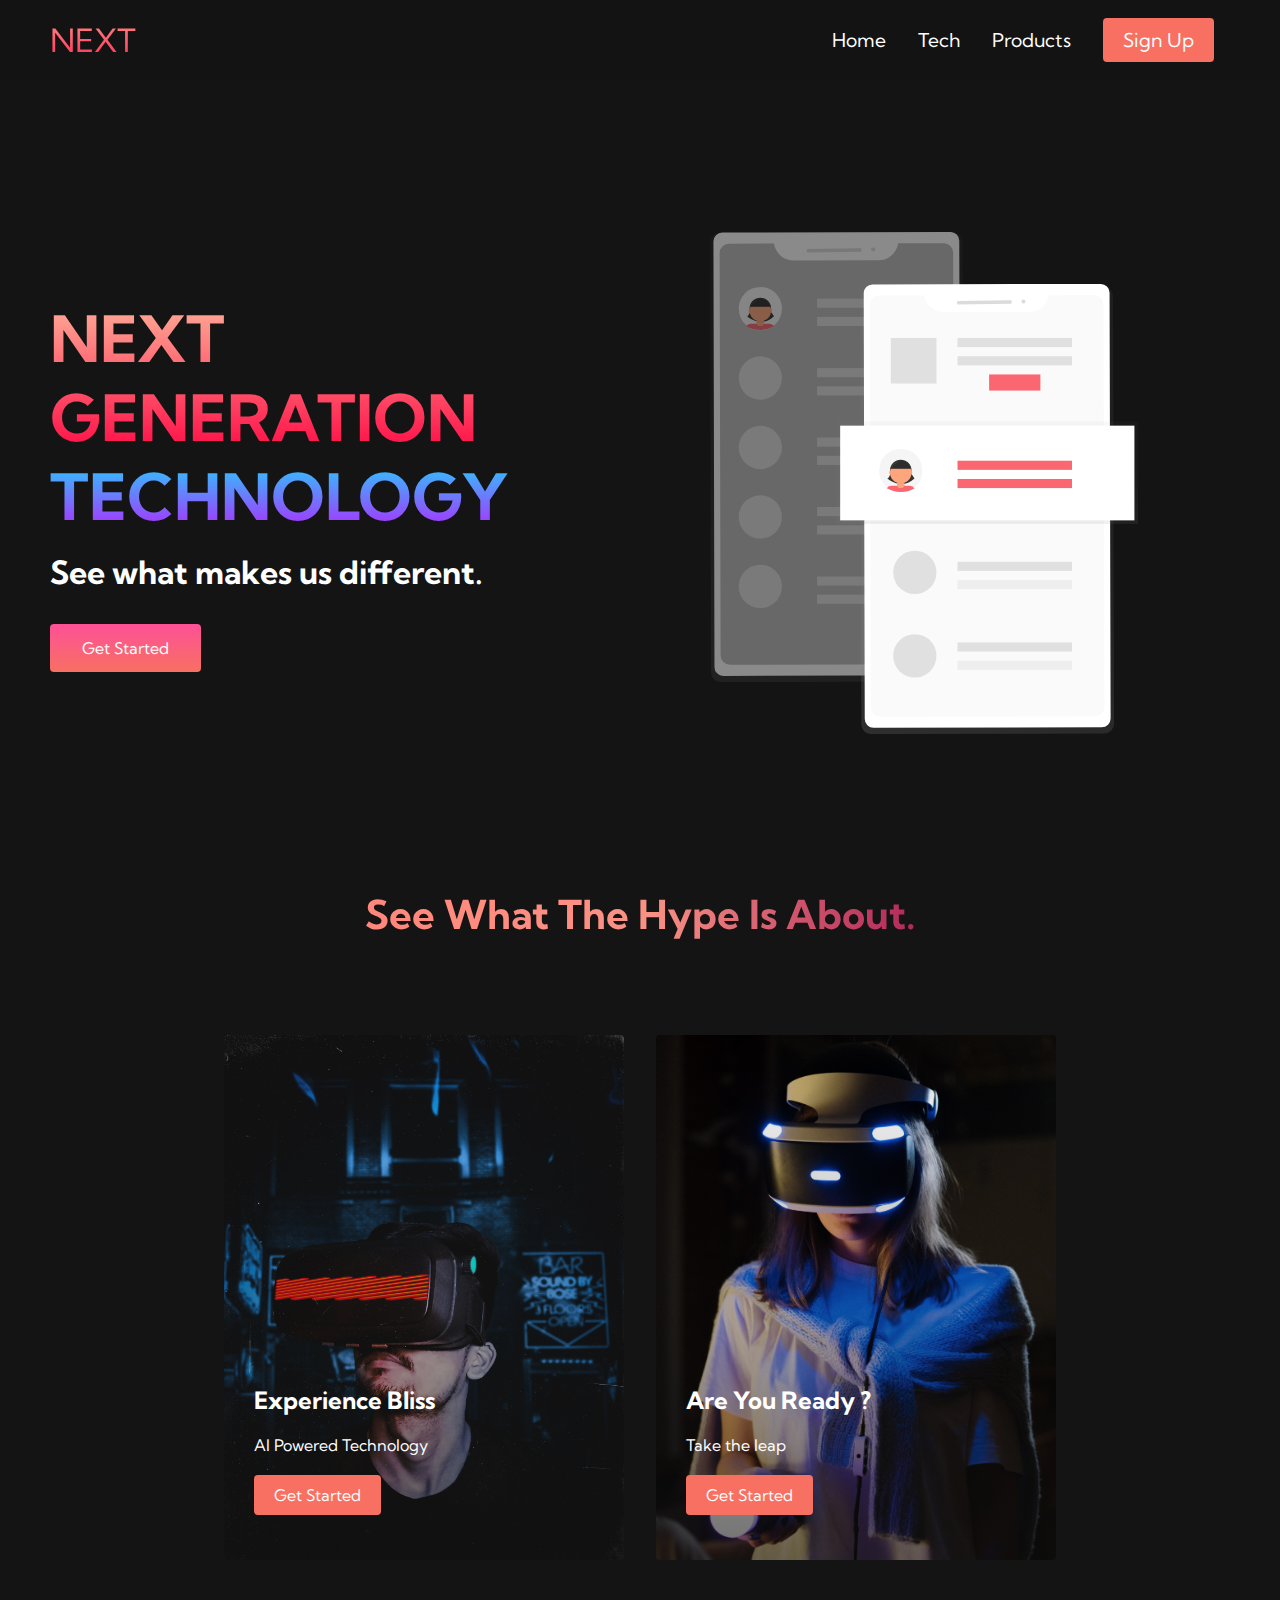
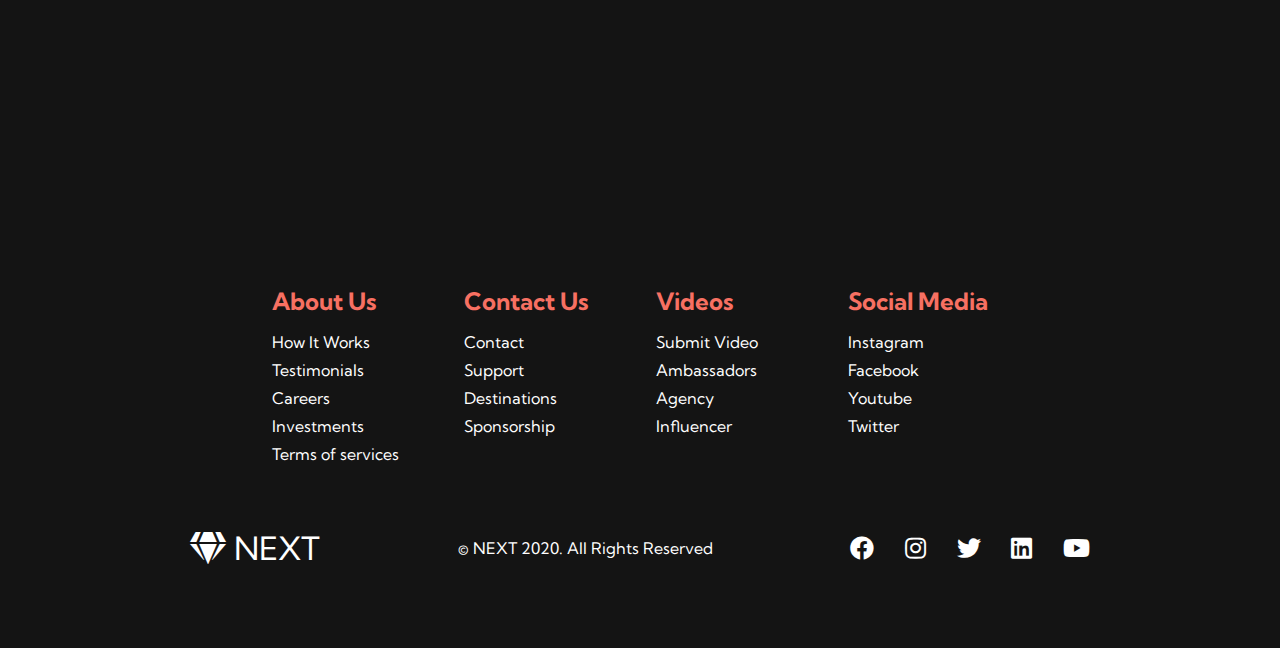
<file: index.html>
<!DOCTYPE html>
<html lang="en">
<head>
    <meta charset="UTF-8">
    <meta name="viewport" content="width=device-width, initial-scale=1.0">
    <title>NEXT Website</title>
    <link rel="stylesheet" href="style.css">
    <link rel="preconnect" href="https://fonts.gstatic.com">
    <link href="https://fonts.googleapis.com/css2?family=Kumbh+Sans:wght@400;700&display=swap" rel="stylesheet">
    <link rel="stylesheet" href="https://use.fontawesome.com/releases/v5.4.1/css/all.css">
</head>
<body>
    <nav class="navbar">
        <div class="navbar-container">
            <a href="/" id="navbar-logo">NEXT</a>
            <div class="navbar-toggle" id="mobile-menu">
                <span class="bar"></span>
                <span class="bar"></span>
                <span class="bar"></span>
            </div>
            <ul class="navbar-menu">
                <li class="navbar-item">
                    <a href="/" class="navbar-links">Home</a>
                </li>
                <li class="navbar-item">
                    <a href="/tech.html" class="navbar-links">Tech</a>
                </li>
                <li class="navbar-item">
                    <a href="/" class="navbar-links">Products</a>
                </li>
                <li class="navbar-btn">
                    <a href="/" class="button">Sign Up</a>
                </li>
            </ul>
        </div>
    </nav>

    <!-- Hero Section -->

    <div class="main">
        <div class="main-container">
            <div class="main-content">
                <h1>NEXT GENERATION</h1>
                <h2>TECHNOLOGY</h2>
                <p>See what makes us different.</p>
                <button class="main-btn"><a href="/">Get Started</a></button>
            </div>
            <div class="main-img-container">
                <img src="images/pic1.svg" alt="pic1" id="main-img">
            </div>
        </div>
    </div>

    <!-- Services Section -->

    <div class="services">
        <h1>See What The Hype Is About.</h1>
        <div class="services-container">
            <div class="services-card">
                <h2>Experience Bliss</h2>
                <p>AI Powered Technology</p>
                <button>Get Started</button>
            </div>
            <div class="services-card">
                <h2>Are You Ready ?</h2>
                <p>Take the leap</p>
                <button>Get Started</button>
            </div>
        </div>
    </div>

    <!-- Footer Section -->

    <div class="footer-container">
        <div class="footer-links">
            <div class="footer-link-wrapper">
                <div class="footer-link-items">
                    <h2>About Us</h2>
                    <a href="/sign__up">How It Works</a>
                    <a href="/">Testimonials</a>
                    <a href="/">Careers</a>
                    <a href="/">Investments</a>
                    <a href="/">Terms of services</a>
                </div>
                <div class="footer-link-items">
                    <h2>Contact Us</h2>
                    <a href="/">Contact</a>
                    <a href="/">Support</a>
                    <a href="/">Destinations</a>
                    <a href="/">Sponsorship</a>
                </div>
            </div>

            <div class="footer-link-wrapper">
                <div class="footer-link-items">
                    <h2>Videos</h2>
                    <a href="/">Submit Video</a>
                    <a href="/">Ambassadors</a>
                    <a href="/">Agency</a>
                    <a href="/">Influencer</a>
                </div>
                <div class="footer-link-items">
                    <h2>Social Media</h2>
                    <a href="/">Instagram</a>
                    <a href="/">Facebook</a>
                    <a href="/">Youtube</a>
                    <a href="/">Twitter</a>
                </div>
            </div>
        </div>
        <div class="social-media">
            <div class="social-media-wrap">
                <div class="footer-logo">
                    <a href="/" id="footer-logo"><i class="fas fa-gem"></i>NEXT</a>
                </div>
                <p class="website-rights">&copy; NEXT 2020. All Rights Reserved</p>
                <div class="social-icons">
                    <a href="/" class="social-icon-link"><i class="fab fa-facebook" target="_blank"></i></a>
                    <a href="/" class="social-icon-link"><i class="fab fa-instagram" target="_blank"></i></a>
                    <a href="/" class="social-icon-link"><i class="fab fa-twitter" target="_blank"></i></a>
                    <a href="/" class="social-icon-link"><i class="fab fa-linkedin" target="_blank"></i></a>
                    <a href="/" class="social-icon-link"><i class="fab fa-youtube" target="_blank"></i></a>
                </div>
            </div>
        </div>
    </div>
    <script src="app.js"></script>
</body>
</html>
</file>
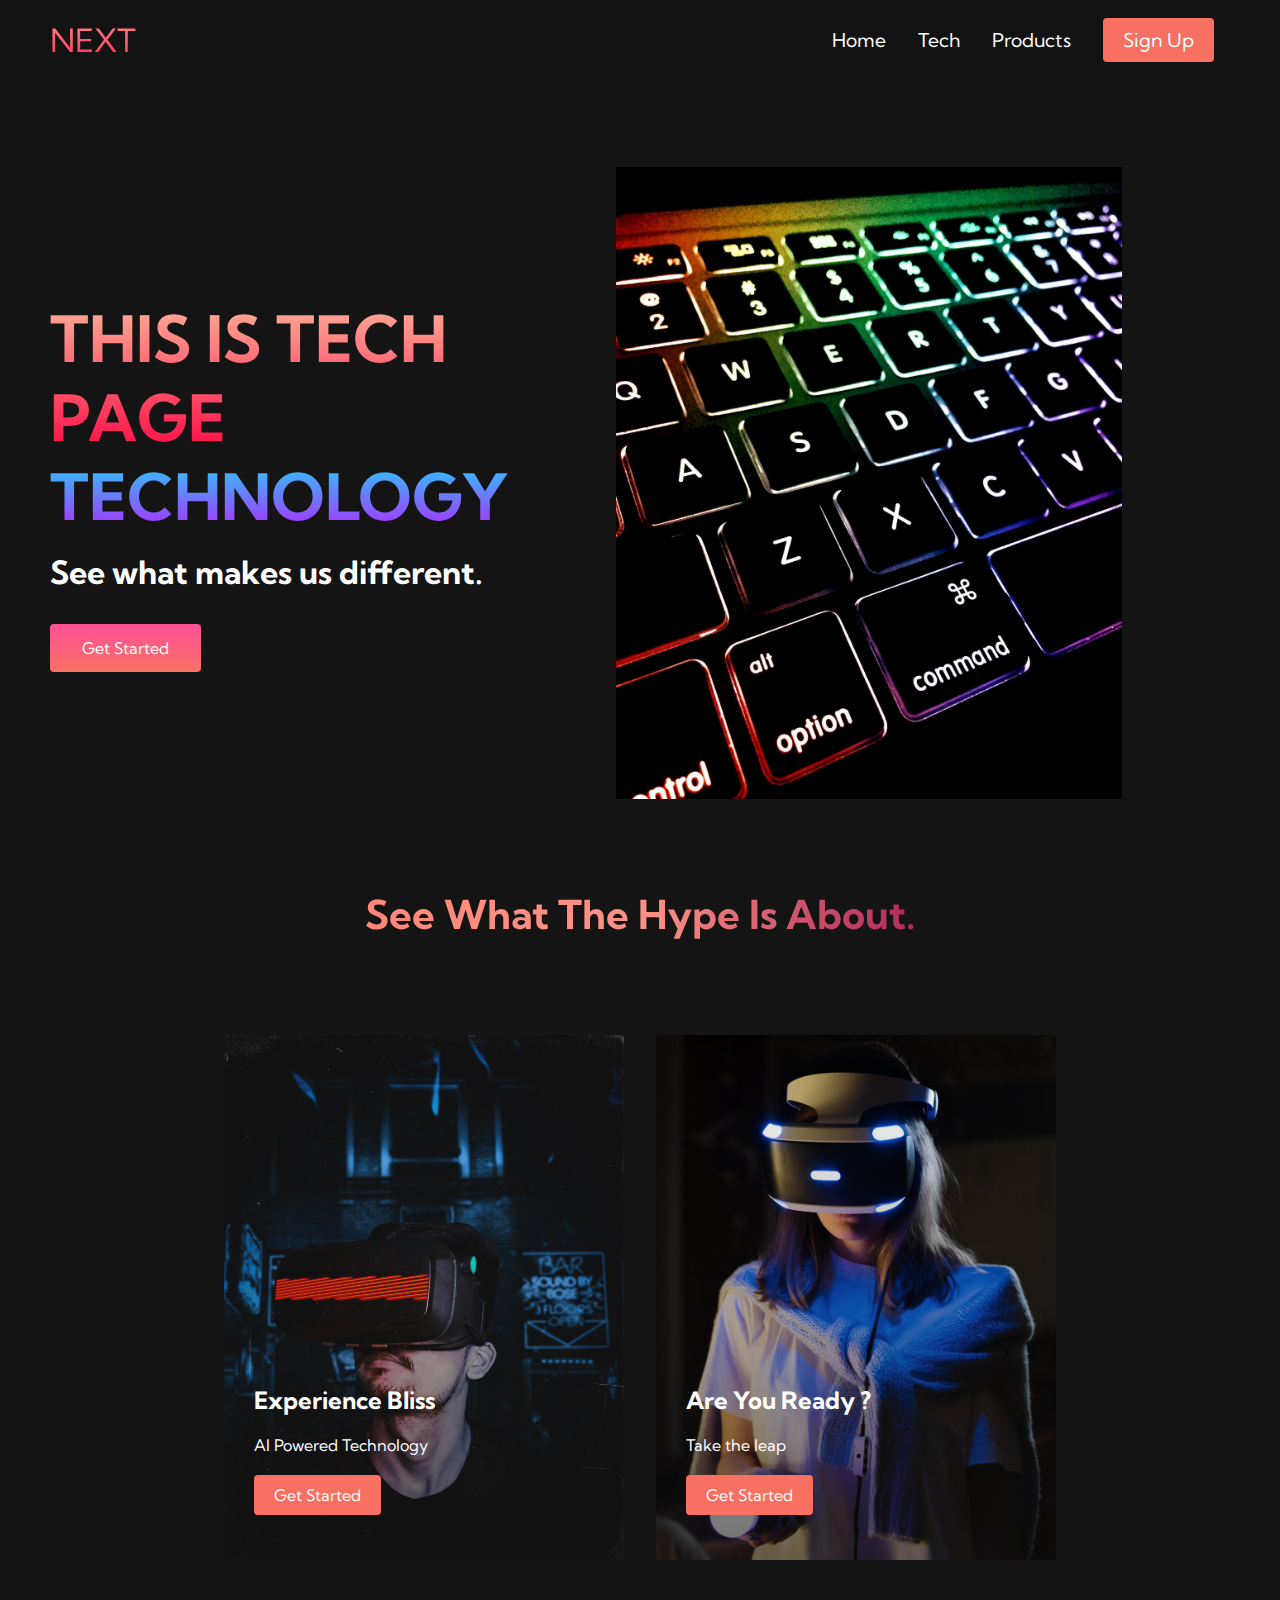
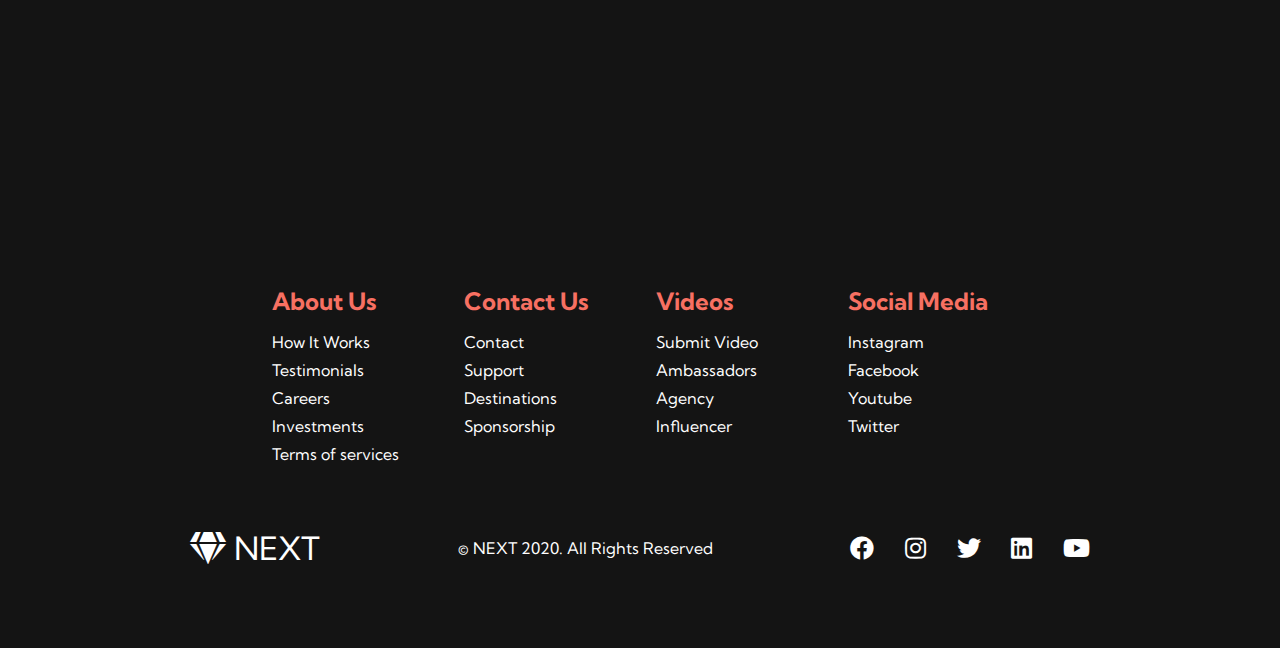
<file: tech.html>
<!DOCTYPE html>
<html lang="en">
<head>
    <meta charset="UTF-8">
    <meta name="viewport" content="width=device-width, initial-scale=1.0">
    <title>NEXT Website</title>
    <link rel="stylesheet" href="style.css">
    <link rel="preconnect" href="https://fonts.gstatic.com">
    <link href="https://fonts.googleapis.com/css2?family=Kumbh+Sans:wght@400;700&display=swap" rel="stylesheet">
    <link rel="stylesheet" href="https://use.fontawesome.com/releases/v5.4.1/css/all.css">
</head>
<body>
    <nav class="navbar">
        <div class="navbar-container">
            <a href="/" id="navbar-logo">NEXT</a>
            <div class="navbar-toggle" id="mobile-menu">
                <span class="bar"></span>
                <span class="bar"></span>
                <span class="bar"></span>
            </div>
            <ul class="navbar-menu">
                <li class="navbar-item">
                    <a href="/" class="navbar-links">Home</a>
                </li>
                <li class="navbar-item">
                    <a href="/tech.html" class="navbar-links">Tech</a>
                </li>
                <li class="navbar-item">
                    <a href="/" class="navbar-links">Products</a>
                </li>
                <li class="navbar-btn">
                    <a href="/" class="button">Sign Up</a>
                </li>
            </ul>
        </div>
    </nav>

    <!-- Hero Section -->

    <div class="main">
        <div class="main-container">
            <div class="main-content">
                <h1>THIS IS TECH PAGE</h1>
                <h2>TECHNOLOGY</h2>
                <p>See what makes us different.</p>
                <button class="main-btn"><a href="/">Get Started</a></button>
            </div>
            <div class="main-img-container">
                <img src="images/keyboard.jpg" alt="pic" id="main-img">
            </div>
        </div>
    </div>

    <!-- Services Section -->

    <div class="services">
        <h1>See What The Hype Is About.</h1>
        <div class="services-container">
            <div class="services-card">
                <h2>Experience Bliss</h2>
                <p>AI Powered Technology</p>
                <button>Get Started</button>
            </div>
            <div class="services-card">
                <h2>Are You Ready ?</h2>
                <p>Take the leap</p>
                <button>Get Started</button>
            </div>
        </div>
    </div>

    <!-- Footer Section -->

    <div class="footer-container">
        <div class="footer-links">
            <div class="footer-link-wrapper">
                <div class="footer-link-items">
                    <h2>About Us</h2>
                    <a href="/sign__up">How It Works</a>
                    <a href="/">Testimonials</a>
                    <a href="/">Careers</a>
                    <a href="/">Investments</a>
                    <a href="/">Terms of services</a>
                </div>
                <div class="footer-link-items">
                    <h2>Contact Us</h2>
                    <a href="/">Contact</a>
                    <a href="/">Support</a>
                    <a href="/">Destinations</a>
                    <a href="/">Sponsorship</a>
                </div>
            </div>

            <div class="footer-link-wrapper">
                <div class="footer-link-items">
                    <h2>Videos</h2>
                    <a href="/">Submit Video</a>
                    <a href="/">Ambassadors</a>
                    <a href="/">Agency</a>
                    <a href="/">Influencer</a>
                </div>
                <div class="footer-link-items">
                    <h2>Social Media</h2>
                    <a href="/">Instagram</a>
                    <a href="/">Facebook</a>
                    <a href="/">Youtube</a>
                    <a href="/">Twitter</a>
                </div>
            </div>
        </div>
        <div class="social-media">
            <div class="social-media-wrap">
                <div class="footer-logo">
                    <a href="/" id="footer-logo"><i class="fas fa-gem"></i>NEXT</a>
                </div>
                <p class="website-rights">&copy; NEXT 2020. All Rights Reserved</p>
                <div class="social-icons">
                    <a href="/" class="social-icon-link"><i class="fab fa-facebook" target="_blank"></i></a>
                    <a href="/" class="social-icon-link"><i class="fab fa-instagram" target="_blank"></i></a>
                    <a href="/" class="social-icon-link"><i class="fab fa-twitter" target="_blank"></i></a>
                    <a href="/" class="social-icon-link"><i class="fab fa-linkedin" target="_blank"></i></a>
                    <a href="/" class="social-icon-link"><i class="fab fa-youtube" target="_blank"></i></a>
                </div>
            </div>
        </div>
    </div>
    <script src="app.js"></script>
</body>
</html>
</file>
<file: style.css>
*{
    box-sizing: border-box;
    margin:0;
    padding:0;
    font-family: 'Kumbh sans', sans-serif;
}

.navbar { 
    background: #131313;
    display: flex;
    justify-content: center;
    align-items: center;
    position: sticky;
    z-index: 999;
    top:0;
    height:80px;
    font-size: 1.2rem;
}

.navbar-container{
    display: flex;
    justify-content: space-between;
    z-index: 1;
    width:100%;
    max-width:1300px;
    margin:0 auto;
    padding:0 50px;
    height: 80px;
}

#navbar-logo {
    background-color: #ff8177;
    background-image: linear-gradient(to top, #ff0844 0%, #ffb199 100%);
    background-size: 100%;
    -webkit-background-clip: text;
    -moz-background-clip: text;
    -webkit-text-fill-color: transparent;
    -moz-text-fill-color: transparent;
    display: flex;
    align-items: center;
    cursor: pointer;
    text-decoration: none;
    font-size: 2rem;
}

.fa-gem {
    margin-right: 0.5rem;
}

.navbar-menu {
    display: flex;
    align-items: center;
    list-style: none;
    text-align: center;
}

.navbar-item {
    height: 80px;
}

.navbar-links {
    text-decoration: none;
    display: flex;
    align-items: center;
    justify-content: center;
    color:#fff;
    padding:0 1rem;
    height:100%;
    transition: color 0.5s ease-in-out;
}
.navbar-links:hover {
    color:#f77062;
}

.navbar-btn {
    display:flex;
    justify-content: center;
    align-items: center;
    padding: 0 1rem;
    width:100%;
}

.button {
    display: flex;
    justify-content: center;
    align-items: center;
    text-decoration: none;
    color:#fff;
    padding:10px 20px;
    border:none;
    outline: none;
    border-radius: 4px;
    background-color: #f77062;
    transition:all 0.5s ease-in-out;
}

.button:hover {
    background-color: #Fff;
    color:#f77062
}

@media screen and (max-width:960px) {
    .navbar-container {
        display: flex;
        justify-content: space-between;
        height:80px;
        z-index: 1;
        width:100%;
        max-width: 1300px;
        padding:0;
    }

    .navbar-menu {
        display: flex;
        flex-direction: column;
        justify-content: space-between;
        margin:0;
        width:100%;
        position: absolute;
        top:-1000px;
        opacity: 0;
        transition: all 0.5s ease;
        height:50vh;
        z-index:-1;
        background: #131313;
    }

    .navbar-menu.active {
        background: #131313;
        top:100%;
        opacity: 1;
        transition: all 0.5s ease;
        z-index:99;
        height:50vh;
        font-size: 1.6rem;
    }

    #navbar-logo {
        padding-left: 25px;
    }

    .navbar-toggle .bar {
        width:30px;
        height:3px;
        margin:5px auto;
        transition: all 0.5s ease-in-out;
        background: #fff;
    }

    .navbar-item {
        width:100%;
    }

    .navbar-links {
        text-align:center;
        padding :2rem;
        width: 100%;
        display: table;
    }
    #mobile-menu {
        position: absolute;
        top:20%;
        right:5%;
        transform:translate(5%, 20%);
    }
    .navbar-btn {
        padding-bottom:2rem;
    }

    .button {
        display: flex;
        justify-content: center;
        align-items: center;
        width: 80%;
        height: 60px;
        margin:0;
    }
    .navbar-toggle .bar {
        display:block;
        cursor: pointer;
    }
    #mobile-menu.is-active .bar:nth-child(2) {
        opacity:0;
    }

    #mobile-menu.is-active .bar:nth-child(1) {
        transform: translateY(8px) rotate(45deg);
    }

    #mobile-menu.is-active .bar:nth-child(3) {
        transform: translateY(-8px) rotate(-45deg);
    }
    
}


/* Hero Section Css */ 

.main {
    background-color: #141414;
}

.main-container {
    display: flex;
    justify-content: space-between;
    align-items: center;
    margin: 0 auto;
    height: 90vh;
    background-color: #141414;
    z-index:1;
    width: 100%;
    max-width: 1300px;
    padding:0 50px;
}

.main-content h1 {
    font-size:4rem;
    background-color: #ff8177;
    background-image: linear-gradient(to top, #ff0844 0%, #ffb199 100%);
    background-size: 100%;
    -webkit-background-clip: text;
    -moz-background-clip: text;
    -ms-background-clip: text;
    -webkit-text-fill-color: transparent;
    -ms-text-fill-color:transparent;
    -moz-text-fill-color:transparent;
}

.main-content h2 {
    font-size:4rem;
    background-color: #ff8177;
    background-image: linear-gradient(to top, #b721ff 0%, #21d4fd 100%);
    background-size: 100%;
    -webkit-background-clip: text;
    -moz-background-clip: text;
    -ms-background-clip: text;
    -webkit-text-fill-color: transparent;
    -ms-text-fill-color:transparent;
    -moz-text-fill-color:transparent;
}

.main-content p {
    margin-top: 1rem;
    font-size:2rem;
    font-weight:700;
    color:#fff;
}

.main-btn {
    font-size: 1rem;
    background-image: linear-gradient(to top, #f77062 0%, #fe5196 100%);
    padding:14px 32px;
    border:none;
    border-radius: 4px;
    color:#fff;
    cursor: pointer;
    margin-top:2rem;
    position: relative;
    transition: all 0.35s;
    outline: none;
}

.main-btn a {
    position: relative;
    z-index: 2;
    color:#fff;
    text-decoration: none;
}

.main-btn:after {
    position: absolute;
    content:'';
    top:0;
    left:0;
    width:0;
    height:100%;
    background: #4837ff;
    transition: all 0.35s;
    border-radius: 4px;
}


.main-btn:hover {
    color:#fff;
}

.main-btn:hover:after {
    width:100%;
}

.main-img-container {
    text-align:center;
}

#main-img {
    width:70%;
    height:80%;
}

/* Mobile Responsive */

@media screen and (max-width: 768px) {
    .main-container {
        display: flex;
        flex-direction: column;
        justify-content: center;
        align-items: center;
        width:100%;
        height:90vh;
        margin:0 auto;
    }

    .main-content {
        text-align: center;
        margin-bottom:4rem;
    }

    .main-content h1 {
        font-size: 2.5rem;
        margin-top:2rem;
    }

    .main-content h2 {
        font-size: 3rem;
    }

    .main-content p {
        margin-top:1rem;
        font-size:1.5rem;
    }
}

@media screen and (max-width:480px) {
    .main-content h1 {
        font-size: 2rem;
        margin-top:3rem;
    }

    .main-content h2 {
        font-size: 2rem;
    }

    .main-content p {
        margin-top:2rem;
        font-size:1.5rem;
    }

    .main-btn {
        padding:12px 36px;
        margin:2.5rem 0;
    }
}

/* Services Section Css */

.services {
    background: #141414;
    display: flex;
    flex-direction: column;
    align-items: center;
    height: 100vh;
}

.services h1 {
    background-color: #ff8177;
    background-image: linear-gradient(to right, 
    #ff8177 0%, 
    #ff867a 0%, 
    #ff8c7f 21%, 
    #f99185 52%, 
    #cf556c 78%, 
    #b12a5b 100%);
    background-size: 100%;
    margin-bottom: 5rem;
    font-size: 2.5rem;
    -webkit-background-clip: text;
    -moz-background-clip: text;
    -ms-background-clip:text;
    -webkit-text-fill-color: transparent;
    -moz-text-fill-color: transparent;
    -ms-text-fill-color: transparent;
}

.services-container {
    display: flex;
    justify-content: center;
    flex-wrap: wrap;
}

.services-card {
    margin:1rem;
    height:525px;
    width:400px;
    border-radius: 4px;
    background-image: linear-gradient(to bottom, 
    rgba(0,0,0,0) 0%, 
    rgba(17,17,17,0.6) 100%), 
    url('images/vr1.jpg');
    background-size:cover ;
    position: relative;
    color:#fff;
}

.services-card:nth-child(2) {
    background-image: linear-gradient(to bottom, 
    rgba(0,0,0,0) 0%, 
    rgba(17,17,17,0.6) 100%), 
    url('images/vr2.jpg');
}

.services h2 {
    position: absolute;
    top:350px;
    left:30px
}

.services-card p {
    position: absolute;
    top:400px;
    left:30px;
}

.services-card button {
    position: absolute;
    top :440px;
    left:30px;
    border:none;
    outline: none;
    border-radius: 4px;
    color:#fff;
    padding :10px 20px;
    background: #f77062;
    font-size: 1rem;
    cursor: pointer;
}

.services-card:hover {
    transform:scale(1.075);
    transition: 0.5s ease-in-out;
    cursor: pointer;
}

@media screen and (max-width:960px) {
    .services {
        height:1600px;
    }
    .services h1 {
        font-size: 2rem;
        margin-top: 12rem;
    }

}

@media screen and (width:480px) {
    .services {
        height : 1400px;
    }

    .services h1 {
        font-size: 1.2rem;
    }

    .services-card {
        width:300px;
    }
}

/* Footer Section Css */ 
.footer-container {
    background-color: #141414;
    padding : 5rem 0; 
    display: flex;
    flex-direction: column;
    justify-content: center;
    align-items: center;
}

#footer-logo {
    color:#fff;
    display: flex;
    align-items: center;
    cursor: pointer;
    text-decoration: none;
    font-size:2rem;
}

.footer-links {
    width:100%;
    max-width:1000px;
    display: flex;
    justify-content: center;
}


.footer-link-wrapper {
    display: flex;
}

.footer-link-items {
    display:flex;
    flex-direction: column;
    align-items: flex-start;
    margin:16px;
    text-align: left;
    width:160px;
    box-sizing: border-box;
}

.footer-link-items h2 {
    margin-bottom:16px;
}

.footer-link-items > h2 {
    color:#f77062;
}

.footer-link-items a {
    color:#Fff;
    text-decoration: none;
    margin-bottom: 0.5rem;
}

.footer-link-items a:hover {
    color:#f77062;
    transition: 0.3s ease-out;
}

/* social icons */ 

.social-icon-link {
    color:#fff;
    font-size: 24px;
}

.social-media {
    max-width: 1000px;
    width: 100%;
}


.social-media-wrap {
    display: flex;
    justify-content: space-between;
    align-items: center;
    width:90%;
    max-width: 1000px;
    margin:40px auto 0 auto;
}

.social-icons {
    display: flex;
    justify-content: space-between;
    align-items: center;
    width:240px;
}

.social-logo {
    color:#fff;
    justify-self: flex-start;
    margin-left: 20px;
    cursor: pointer;
    text-decoration: none;
    font-size: 2rem;
    display: flex;
    align-items: center;
    margin-bottom: 16px;
}

.website-rights {
    color:#fff;
}

@media screen and (max-width:820px) {
    .footer-links {
        padding-top :2rem;

    }
    #footer-logo {
        margin-bottom: 2rem;
    }

    .website-rights {
        margin-bottom: 2rem;
    }
    .footer-link-wrapper {
        flex-direction: column;
    }

    .social-media-wrap {
        flex-direction: column;
    }
}

@media screen and (max-width:480px) {
    .footer-link-items {
        margin:0;
        padding:10px;
        width:100%;
    }
}
</file>
